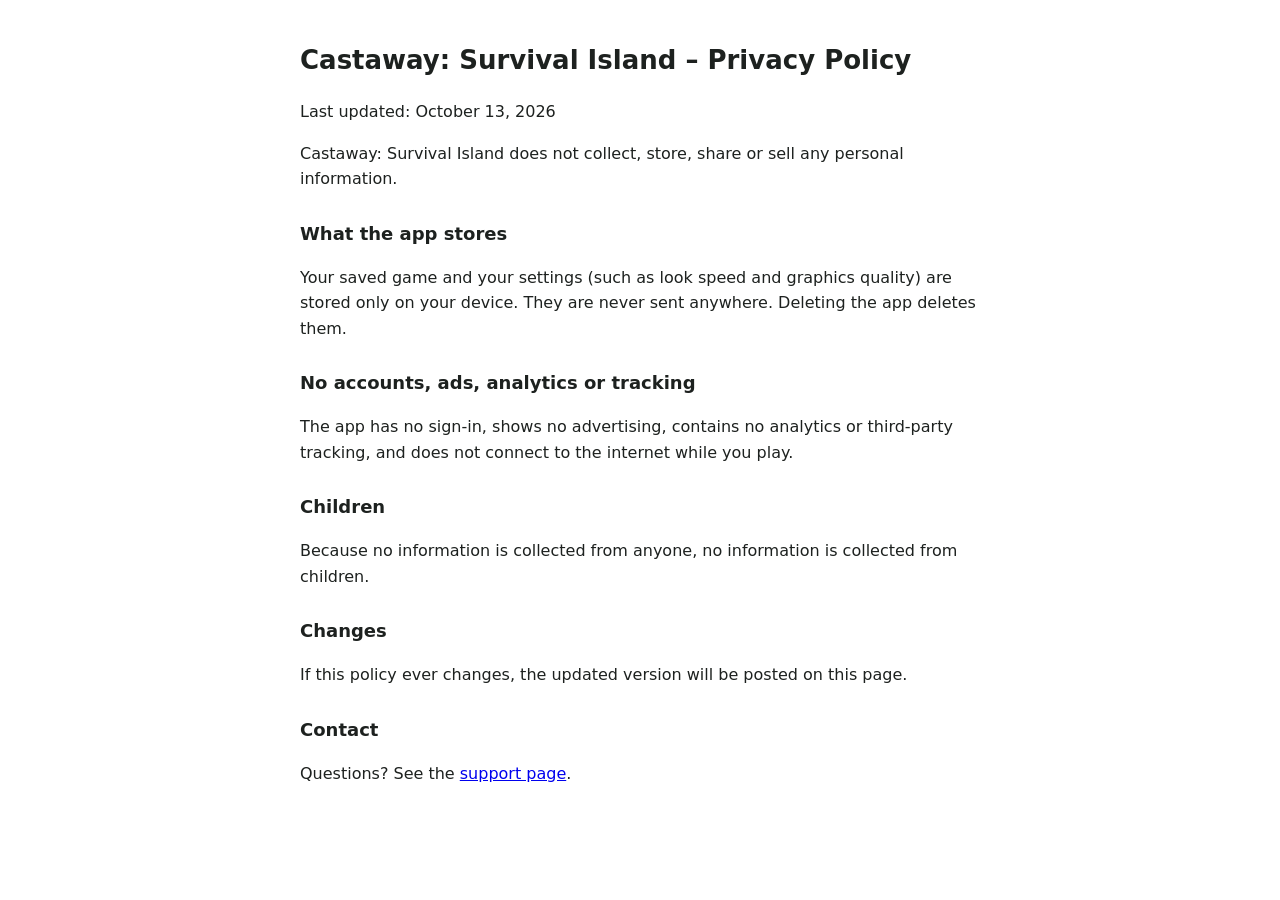
<file: AppStore/website/privacy.html>
<!doctype html>
<html lang="en"><head><meta charset="utf-8"><meta name="viewport" content="width=device-width,initial-scale=1">
<title>Castaway: Survival Island – Privacy Policy</title>
<style>body{font:16px/1.6 -apple-system,system-ui,sans-serif;max-width:680px;margin:40px auto;padding:0 20px;color:#1d211f}h1{font-size:26px}h2{font-size:18px;margin-top:28px}</style></head>
<body>
<h1>Castaway: Survival Island – Privacy Policy</h1>
<p>Last updated: October 13, 2026</p>
<p>Castaway: Survival Island does not collect, store, share or sell any personal information.</p>
<h2>What the app stores</h2>
<p>Your saved game and your settings (such as look speed and graphics quality) are stored only on your device. They are never sent anywhere. Deleting the app deletes them.</p>
<h2>No accounts, ads, analytics or tracking</h2>
<p>The app has no sign-in, shows no advertising, contains no analytics or third-party tracking, and does not connect to the internet while you play.</p>
<h2>Children</h2>
<p>Because no information is collected from anyone, no information is collected from children.</p>
<h2>Changes</h2>
<p>If this policy ever changes, the updated version will be posted on this page.</p>
<h2>Contact</h2>
<p>Questions? See the <a href="support.html">support page</a>.</p>
</body></html>
</file>
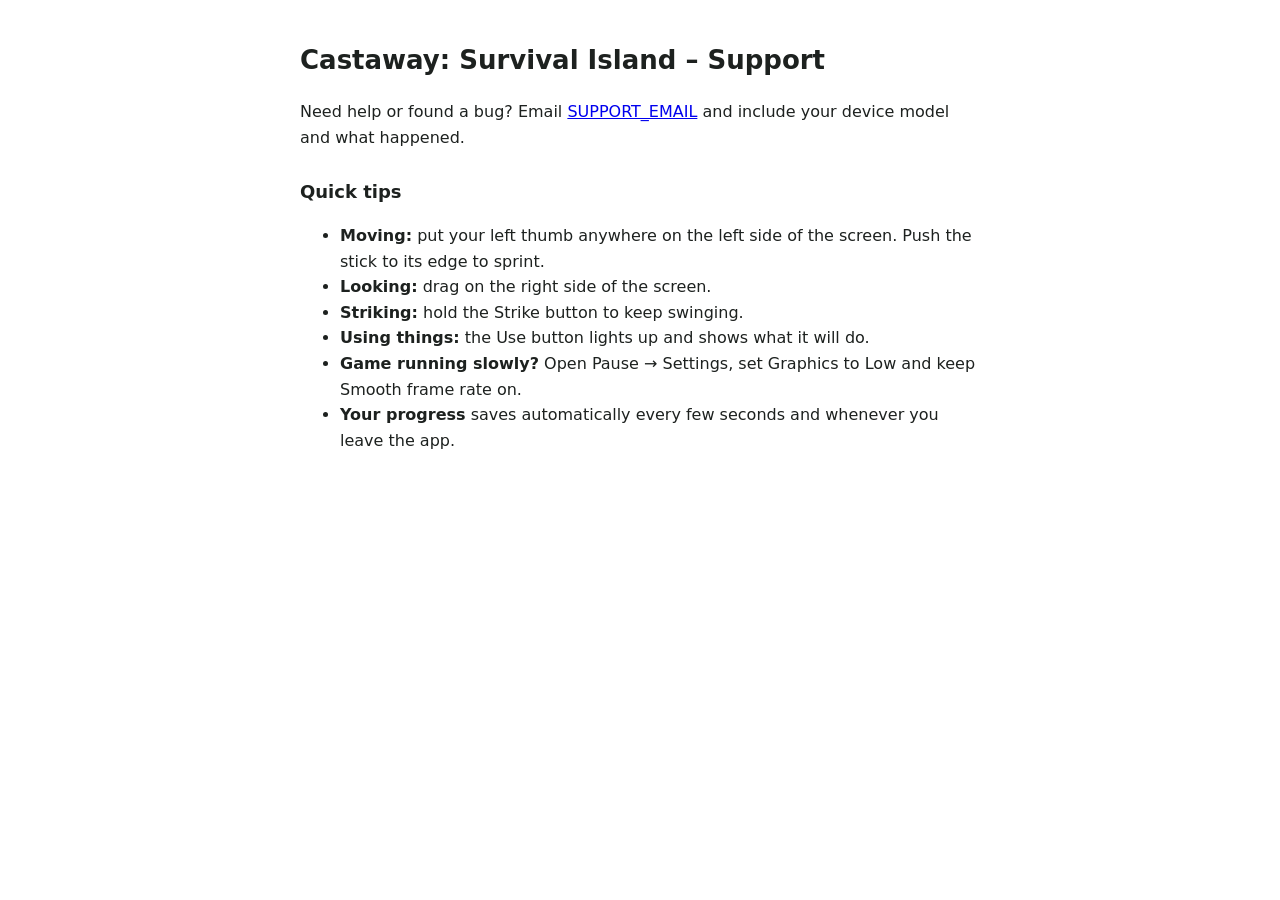
<file: AppStore/website/support.html>
<!doctype html>
<html lang="en"><head><meta charset="utf-8"><meta name="viewport" content="width=device-width,initial-scale=1">
<title>Castaway: Survival Island – Support</title>
<style>body{font:16px/1.6 -apple-system,system-ui,sans-serif;max-width:680px;margin:40px auto;padding:0 20px;color:#1d211f}h1{font-size:26px}h2{font-size:18px;margin-top:28px}</style></head>
<body>
<h1>Castaway: Survival Island – Support</h1>
<p>Need help or found a bug? Email <a href="mailto:SUPPORT_EMAIL">SUPPORT_EMAIL</a> and include your device model and what happened.</p>
<h2>Quick tips</h2>
<ul>
<li><b>Moving:</b> put your left thumb anywhere on the left side of the screen. Push the stick to its edge to sprint.</li>
<li><b>Looking:</b> drag on the right side of the screen.</li>
<li><b>Striking:</b> hold the Strike button to keep swinging.</li>
<li><b>Using things:</b> the Use button lights up and shows what it will do.</li>
<li><b>Game running slowly?</b> Open Pause → Settings, set Graphics to Low and keep Smooth frame rate on.</li>
<li><b>Your progress</b> saves automatically every few seconds and whenever you leave the app.</li>
</ul>
</body></html>
</file>
